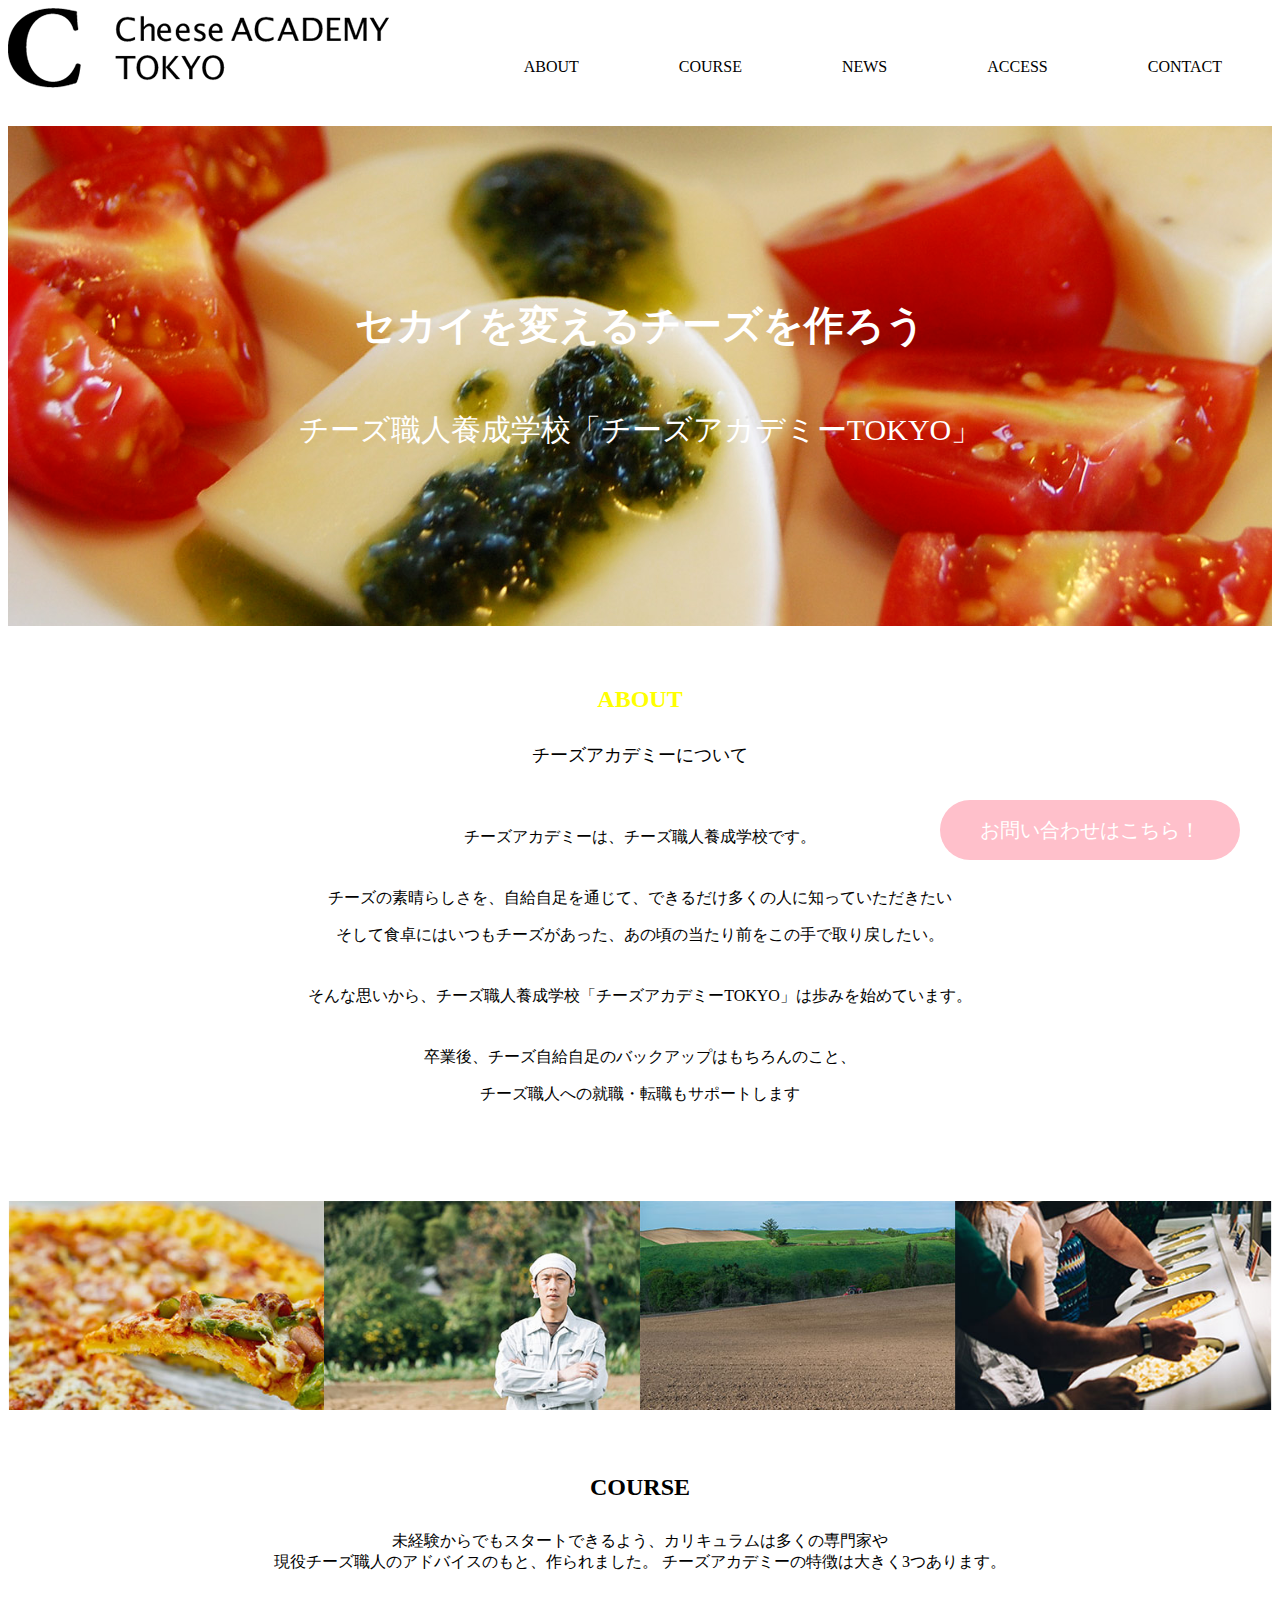
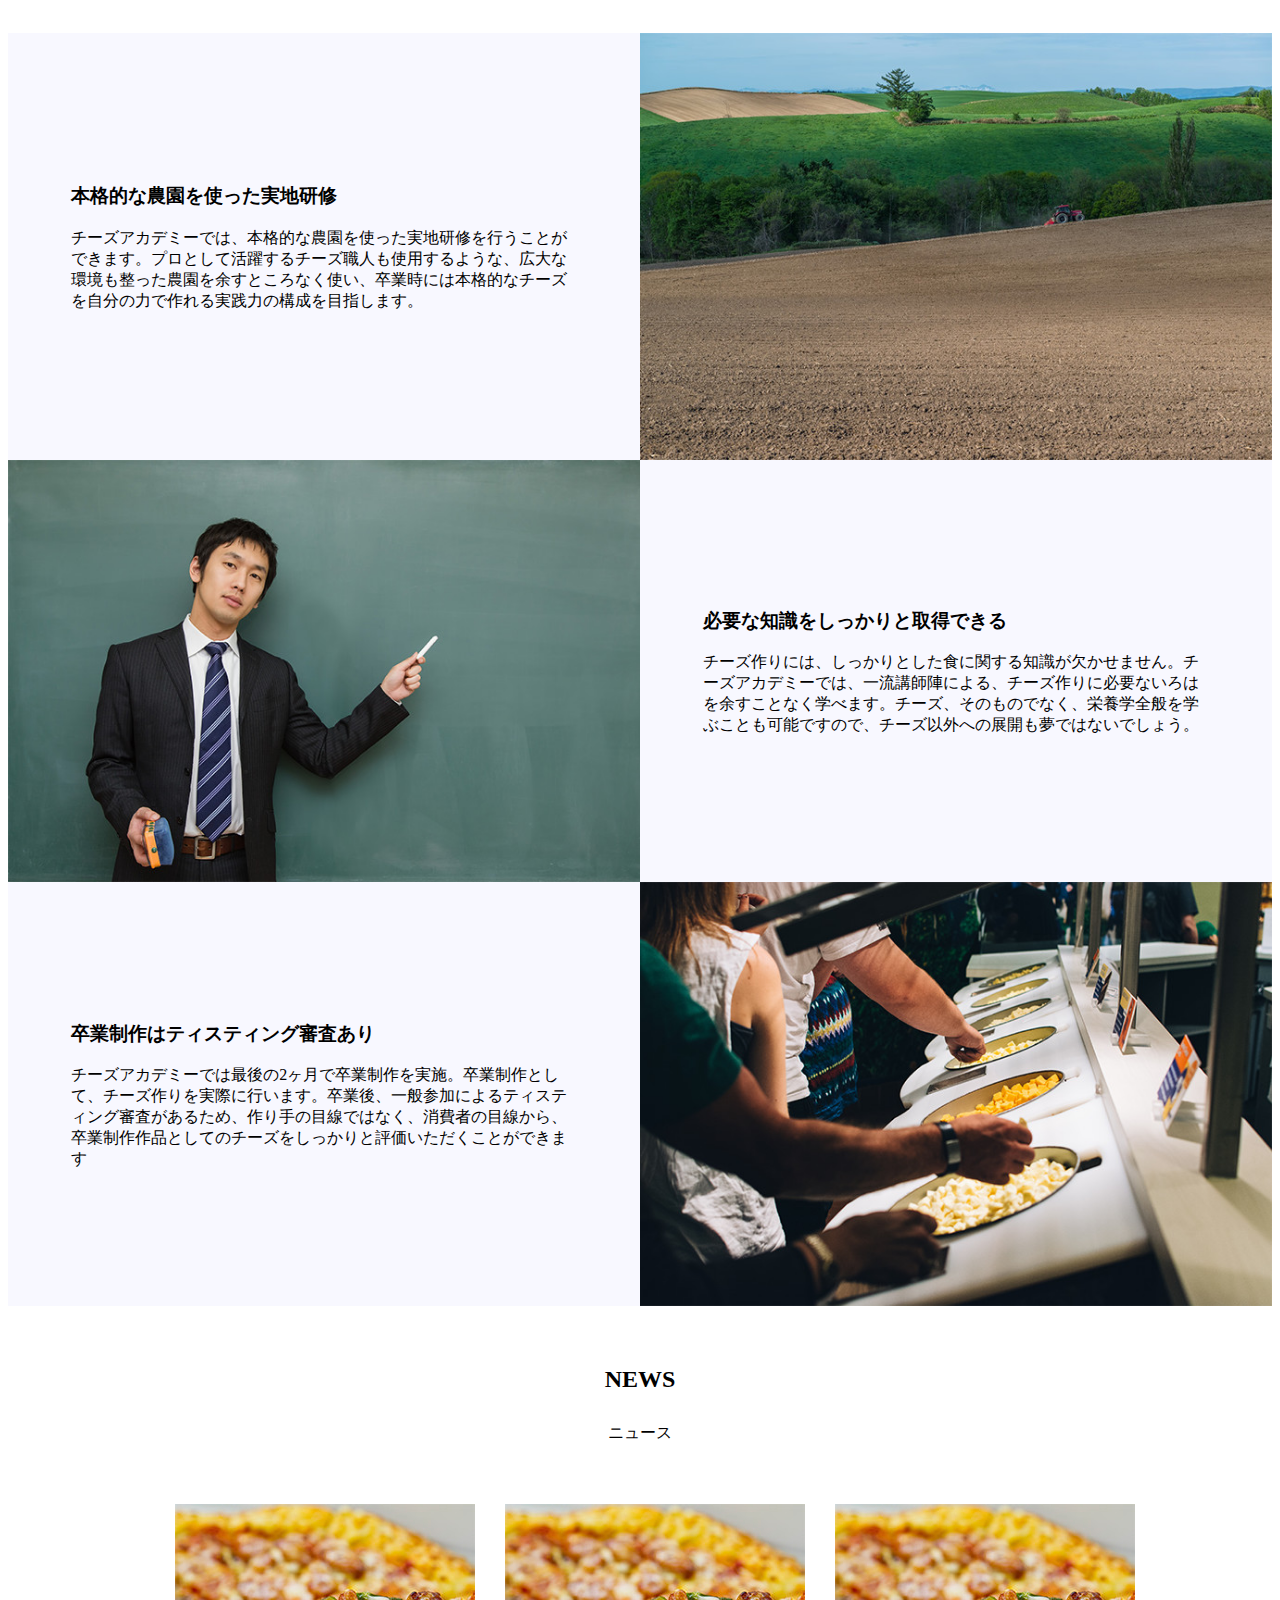
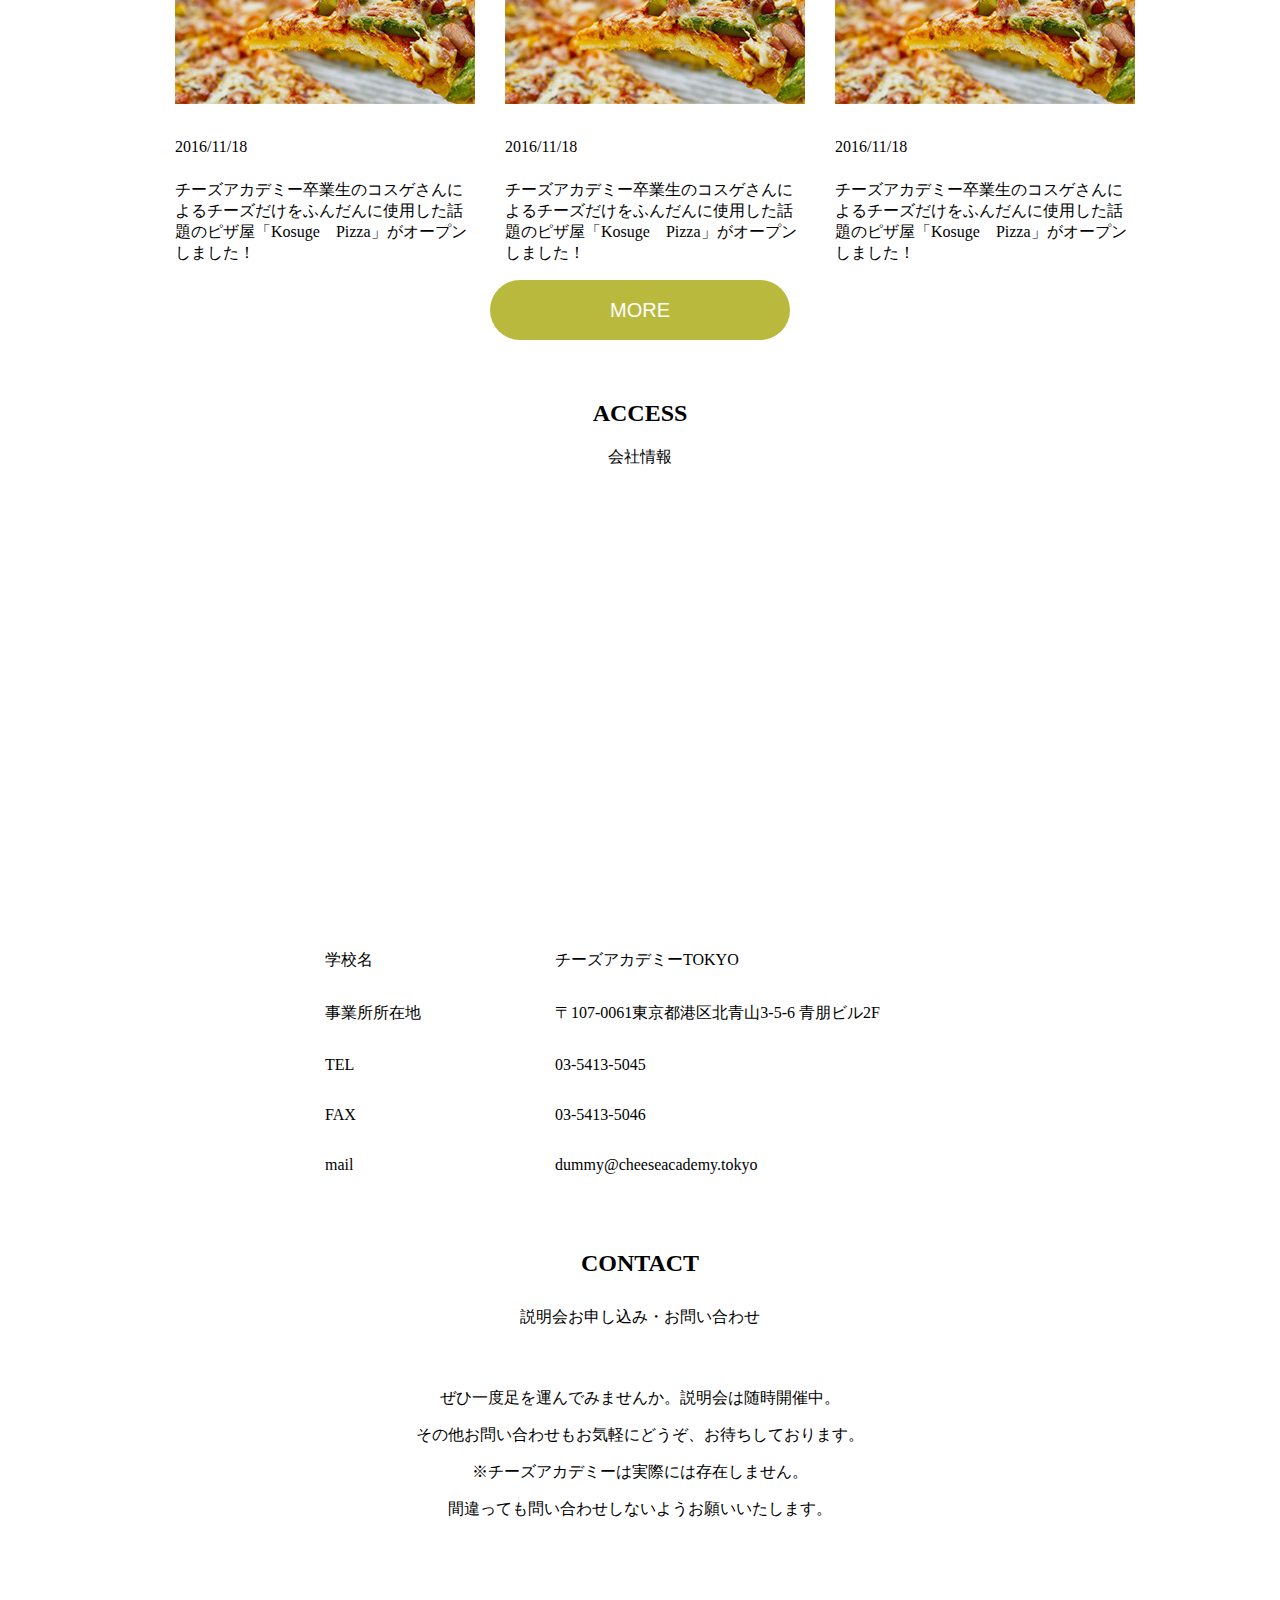
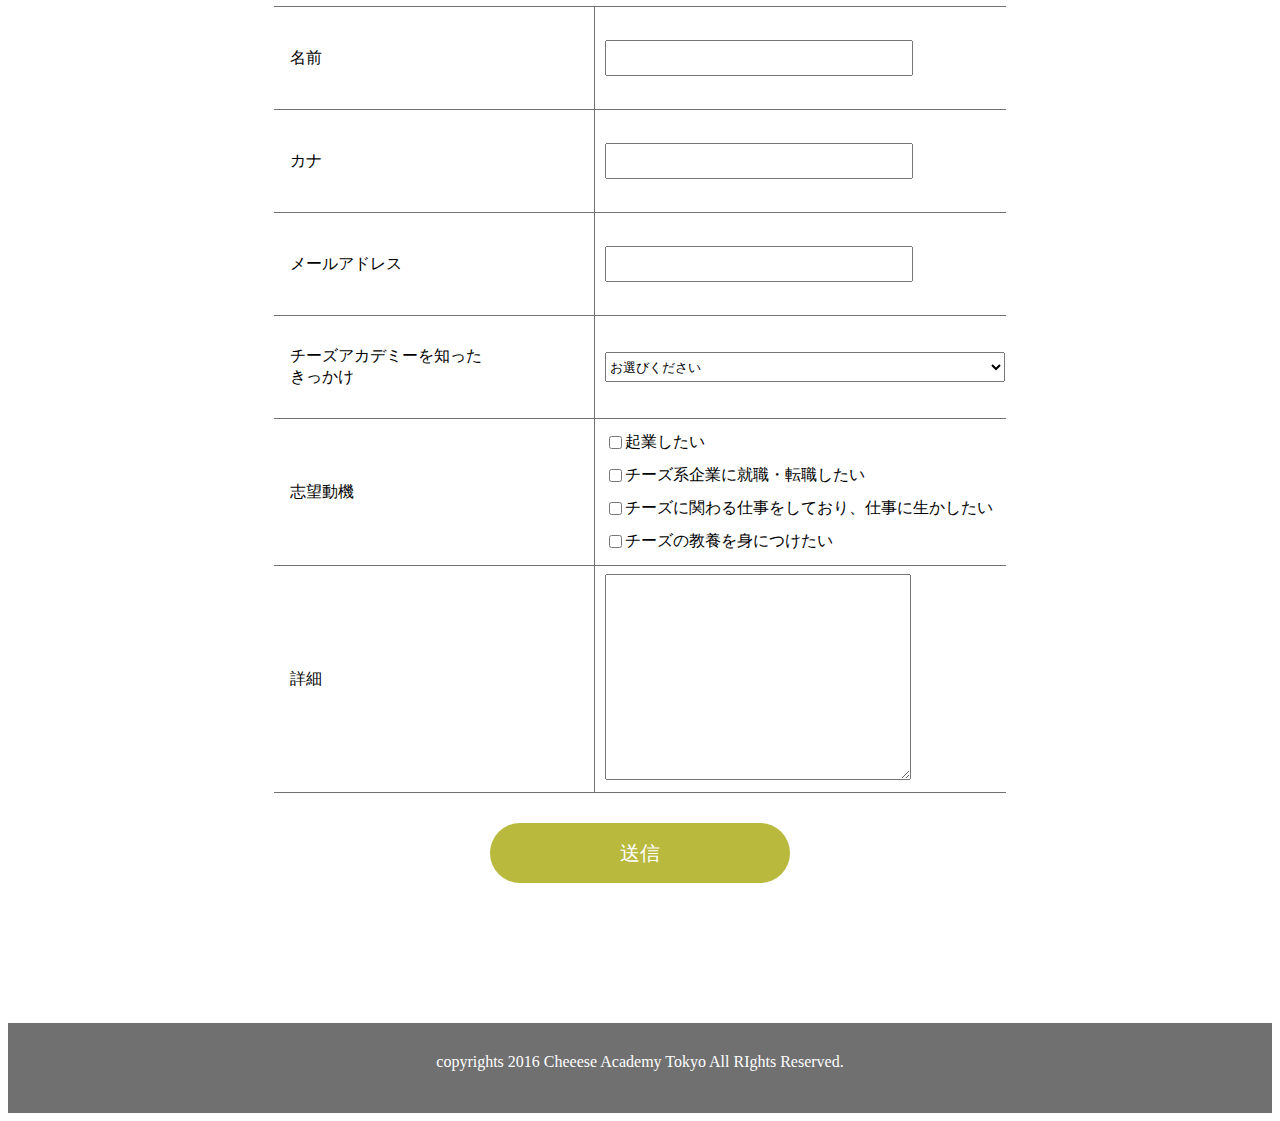
<file: index.html>
<!DOCTYPE html>
<html lang="ja">
<!-- 最初の設定は終わっています　必要な方は触ってください -->

<head>
  <meta charset="UTF-8">
  <meta name="viewport" content="width=device-width, initial-scale=1.0">
  <meta http-equiv="X-UA-Compatible" content="ie=edge">
  <title>チーズアカデミー</title>
  <meta name="description" content="セカイを変えるチーズを作ろう　チーズ職人養成学校ならチーズアカデミー"
  <link rel="stylesheet" href="css/reset.css">
  <link rel="stylesheet" href="css/style.css">
</head>
<!-- 最初の設定は終わっています　必要な方は触ってください -->

<body>
  <!-- この中に記述していく -->
  <!-- ここから下にコードを書く -->
   <div class="contents">
    <img src="./img/header_logo.png" alt="チーズアカデミーのロゴ">
  <div class="header">
    <a href="#about">ABOUT</a>
    <a href="#course">COURSE</a>
    <a href="#news">NEWS</a>
    <a href="#access">ACCESS</a>
    <a href="#contact">CONTACT</a>
    
  </div>

  <div class="top">
    <h1>セカイを変えるチーズを作ろう</h1>
    <p>チーズ職人養成学校「チーズアカデミーTOKYO」</p>
  </div>

  
  <div class="about">
    <h2 id="about">ABOUT</h2>
    <p class="academy">チーズアカデミーについて</p>
  
    <p class="setsumei">チーズアカデミーは、チーズ職人養成学校です。</p>
    
    <div class="setsumei_danraku">
      <p>チーズの素晴らしさを、自給自足を通じて、できるだけ多くの人に知っていただきたい</p>
      <p>そして食卓にはいつもチーズがあった、あの頃の当たり前をこの手で取り戻したい。</p>  
    </div>
    
    <div class="setsumei_danraku">
      <p>そんな思いから、チーズ職人養成学校「チーズアカデミーTOKYO」は歩みを始めています。</p>
    </div>
    
  <div class="setsumei_danraku">
    <p>卒業後、チーズ自給自足のバックアップはもちろんのこと、</p>
    <p>チーズ職人への就職・転職もサポートします</p>
  </div> 
  
    <img src="./img/about_images.png" alt="チーズ職人の魅力について" class="img_port">
  
  </div>
  
  <div class="course">
    <h2 id="course">COURSE</h2>
    <p class="course_p">未経験からでもスタートできるよう、カリキュラムは多くの専門家や <br>
      現役チーズ職人のアドバイスのもと、作られました。
      チーズアカデミーの特徴は大きく3つあります。
    </p>
  </div>

  
  <div class="COURSEbox1">
    <div class="COURSE_text1">
      <div id="COURSE_text1">
        <h3>本格的な農園を使った実地研修</h3>
        <p>チーズアカデミーでは、本格的な農園を使った実地研修を行うことができます。プロとして活躍するチーズ職人も使用するような、広大な環境も整った農園を余すところなく使い、卒業時には本格的なチーズを自分の力で作れる実践力の構成を目指します。</p> 
      </div>
          </div>
    <div class="COURSE_Img1">
      <img src="./img/course_01.jpg" alt="チーズ農園" class="COURSE_img1">
    </div>
  </div>

  <div class="COURSEbox2">
    <div class="COURSE_Img2">
      <img src="./img/course_02.jpg" alt="チーズ農園" class="COURSE_img2">
    </div>
    <div class="COURSE_text2">
      <div id="COURSE_text2">
        <h3>必要な知識をしっかりと取得できる</h3>
        <p>チーズ作りには、しっかりとした食に関する知識が欠かせません。チーズアカデミーでは、一流講師陣による、チーズ作りに必要ないろはを余すことなく学べます。チーズ、そのものでなく、栄養学全般を学ぶことも可能ですので、チーズ以外への展開も夢ではないでしょう。</p> 
      </div>
          </div>
  </div>

  <div class="COURSEbox3">
    <div class="COURSE_text3">
      <div id="COURSE_text3">
        <h3>卒業制作はティスティング審査あり</h3>
        <p>チーズアカデミーでは最後の2ヶ月で卒業制作を実施。卒業制作として、チーズ作りを実際に行います。卒業後、一般参加によるティスティング審査があるため、作り手の目線ではなく、消費者の目線から、卒業制作作品としてのチーズをしっかりと評価いただくことができます</p>   
      </div>
    </div>
    <div class="COURSE_Img3">
      <img src="./img/course_03.jpg" alt="チーズ農園" class="COURSE_img3">
    </div>
  </div>

  
  <div class="news">
    <h2 id="news">NEWS</h2>
    <p id="news_text">ニュース</p>  
  </div>
  
  <div class="article">
      <div class="article1">
        <img src="./img/news_img.jpg" alt="チーズアカデミーのニュース">
        <p class="day">2016/11/18</p>
        <p class="news_text">チーズアカデミー卒業生のコスゲさんによるチーズだけをふんだんに使用した話題のピザ屋「Kosuge　Pizza」がオープンしました！</p>
      </div>
    
      <div class="article1">
        <img src="./img/news_img.jpg" alt="チーズアカデミーのニュース">
        <p class="day">2016/11/18</p>
        <p class="news_text">チーズアカデミー卒業生のコスゲさんによるチーズだけをふんだんに使用した話題のピザ屋「Kosuge　Pizza」がオープンしました！</p>
      </div>
    
      <div class="article1">
        <img src="./img/news_img.jpg" alt="チーズアカデミーのニュース">
        <p class="day">2016/11/18</p>
        <p class="news_text">チーズアカデミー卒業生のコスゲさんによるチーズだけをふんだんに使用した話題のピザ屋「Kosuge　Pizza」がオープンしました！</p>
    </div>
  </div>

  <button class="more">MORE</button>
  
  

<div class="access">
  <h2 id="access">ACCESS</h2>
  <p>会社情報</p> 
  
  <iframe src="https://www.google.com/maps/embed?pb=!1m18!1m12!1m3!1d3241.311477495293!2d139.70042197578718!3d35.66933177259112!2m3!1f0!2f0!3f0!3m2!1i1024!2i768!4f13.1!3m3!1m2!1s0x60188c9fa9e2e881%3A0x35396adb5ba7ce03!2z44K444O844K644Ki44Kr44OH44Of44O85p2x5Lqs!5e0!3m2!1sja!2sjp!4v1745723081379!5m2!1sja!2sjp" width="600" height="450" style="border:0;" allowfullscreen="" loading="lazy" referrerpolicy="no-referrer-when-downgrade" class="map"></iframe>
  
  <div class="companyinformation">
    <div class="companyinformationcontent">
      <div class="schoolname">
        <p class="info">学校名</p>
        <p class="anser">チーズアカデミーTOKYO</p>
      </div>
      <div class="adress">
        <p class="info">事業所所在地</p>
        <p class="anser">〒107-0061東京都港区北青山3-5-6 青朋ビル2F</p>
      </div>
      <div class="tel">
        <p class="info">TEL</p>
        <p class="anser">03-5413-5045</p>
      </div>
      <div class="fax">
        <p class="info">FAX</p>
        <p class="anser">03-5413-5046</p>
      </div>
      <div class="mail">
        <p class="info">mail</p>
        <p class="anser">dummy@cheeseacademy.tokyo</p>
      </div>
    </div>
  </div>
</div>

<div class="contact">
  <h2 id="contact">CONTACT</h2>
  <p class="contacttitle">説明会お申し込み・お問い合わせ</p>
  
  <p class="contacttext1">ぜひ一度足を運んでみませんか。説明会は随時開催中。</p>
  <p>その他お問い合わせもお気軽にどうぞ、お待ちしております。</p>
  
  <p>※チーズアカデミーは実際には存在しません。</p>
  <p>間違っても問い合わせしないようお願いいたします。</p>
</div>


<div class="contact write">

  <table border="1">
    <tr> <td class="formtitle">名前</td>
    <td class="formtext"><input type="text" class="textform"></td>
    </tr>
    <tr>
      <td class="formtitle">カナ</td>
      <td class="formtext"><input type="text" class="textform"></td>  
    </tr>
    <tr>
      <td class="formtitle">メールアドレス</td>
      <td class="formtext"><input type="text" class="textform"></td>
    </tr>
    <tr>
      <td class="formtitle">チーズアカデミーを知った<br>きっかけ</td>
      <td class="formtext">
        <select name="kikkake" class="formsize">
          <option value="sentakushi">お選びください</option>
          <option value="googlekensaku">google検索</option>
          <option value="SNS">SNS</option>
          <option value="shokai">紹介</option>
          <option value="tamatama">たまたま通りかかった</option>
          <option value="sonota">その他</option>    
      </td>
    </tr>
    <tr>
      <td class="formtitle">志望動機</td>
      <div class="formtext">
        <td class="options">
          <div class="optiontext">
            <input type="checkbox">
            <label for="kigyo">起業したい</label>
          </div>
          <div class="optiontext">
            <input type="checkbox">
            <label for="syuutensyoku">チーズ系企業に就職・転職したい</label>
          </div>
          <div class="optiontext">
            <input type="checkbox">
            <label for="syuutensyoku">チーズに関わる仕事をしており、仕事に生かしたい</label>
          </div>
          <div class="optiontext">
            <input type="checkbox">
            <label for="syuutensyoku">チーズの教養を身につけたい</label>  
          </div>
        </tr>
      </div>
      
    <tr>
      <td class="formtitle">詳細</td>
      <td class="formtext"><textarea name="detail" rows="5" cols="50" class="formtextarea"></textarea></td>  
    </tr>
    
  </table>
  
  
  <button>送信</button>
</div>


<a href="#contact" class="follow">お問い合わせはこちら！</a>

<div class="footer">
<p class="footertext"> copyrights 2016 Cheeese Academy Tokyo All RIghts Reserved.</p>
</div>

  <!-- ここから上にコードを書く -->
  <!-- この中に記述していく -->
  <script src="https://code.jquery.com/jquery-3.2.1.min.js"></script>
  <script src="js/main.js"></script>
</div>
</body>

</html>
</file>
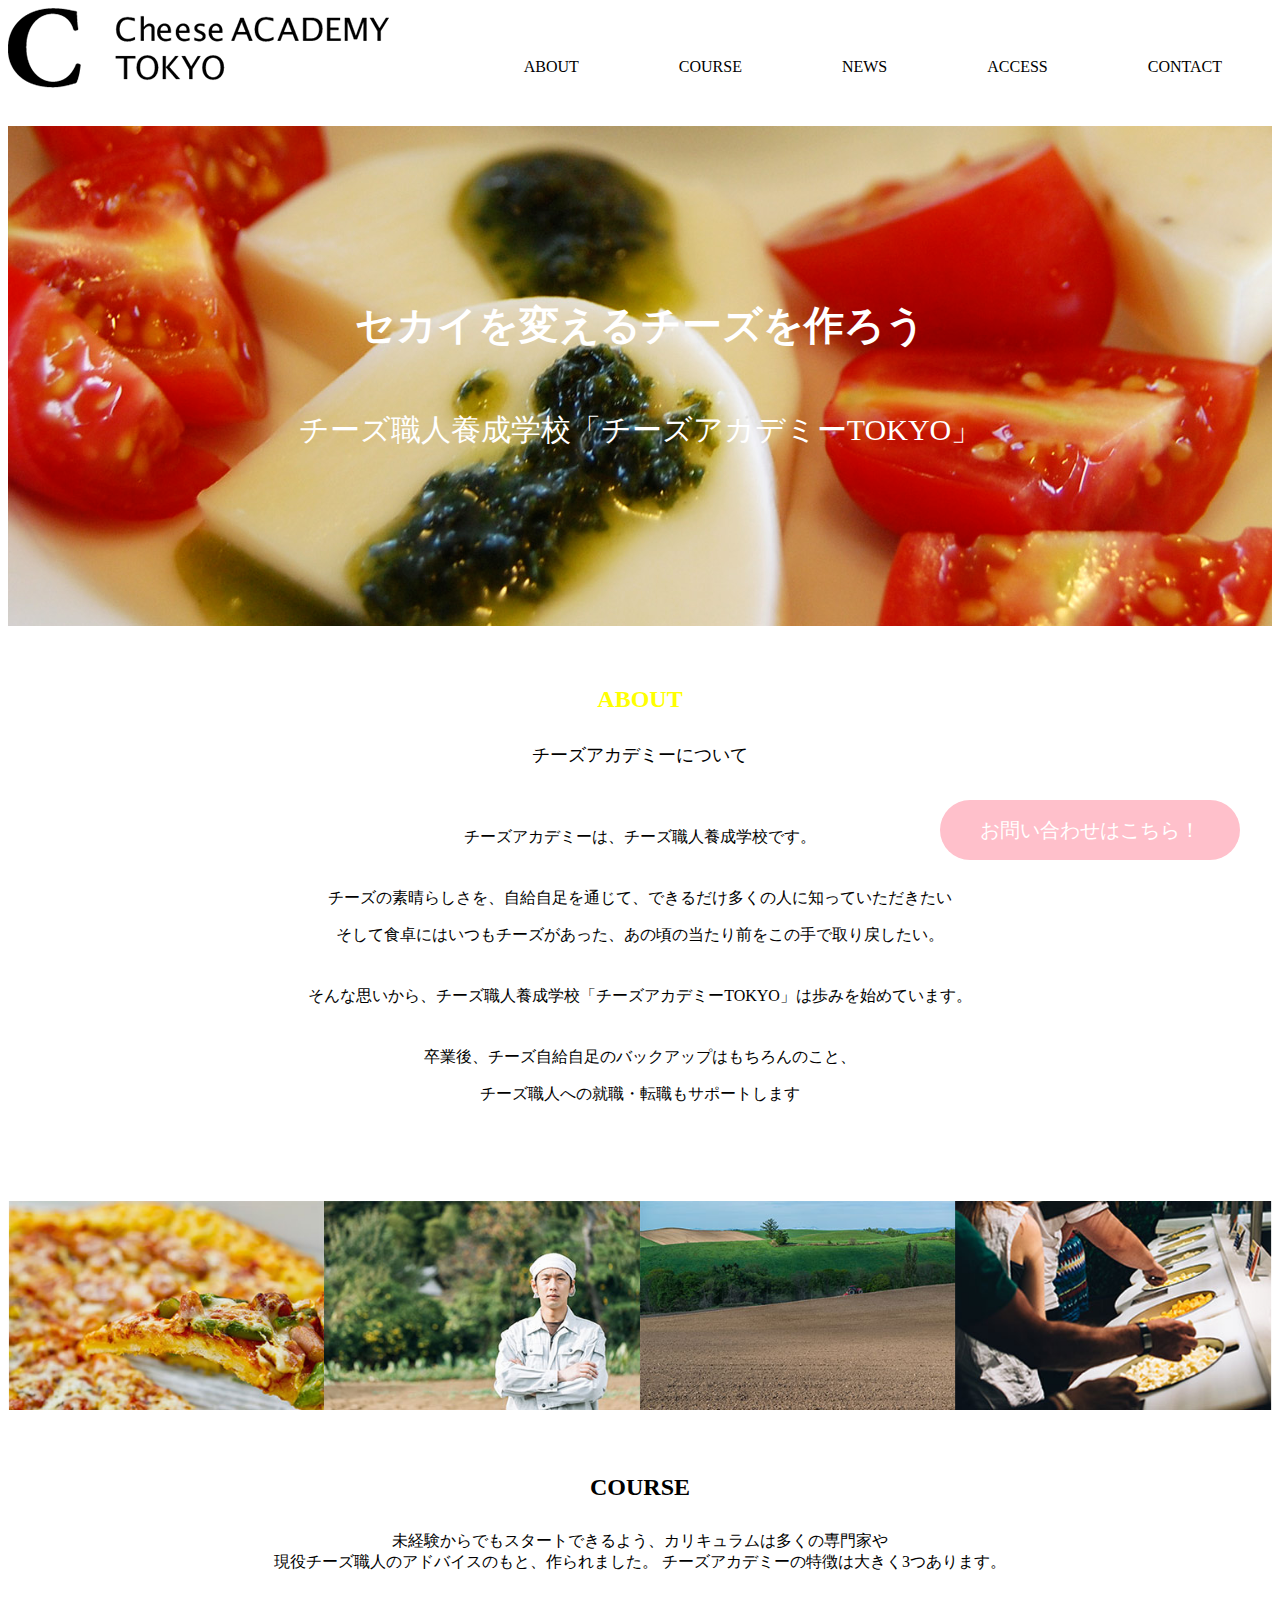
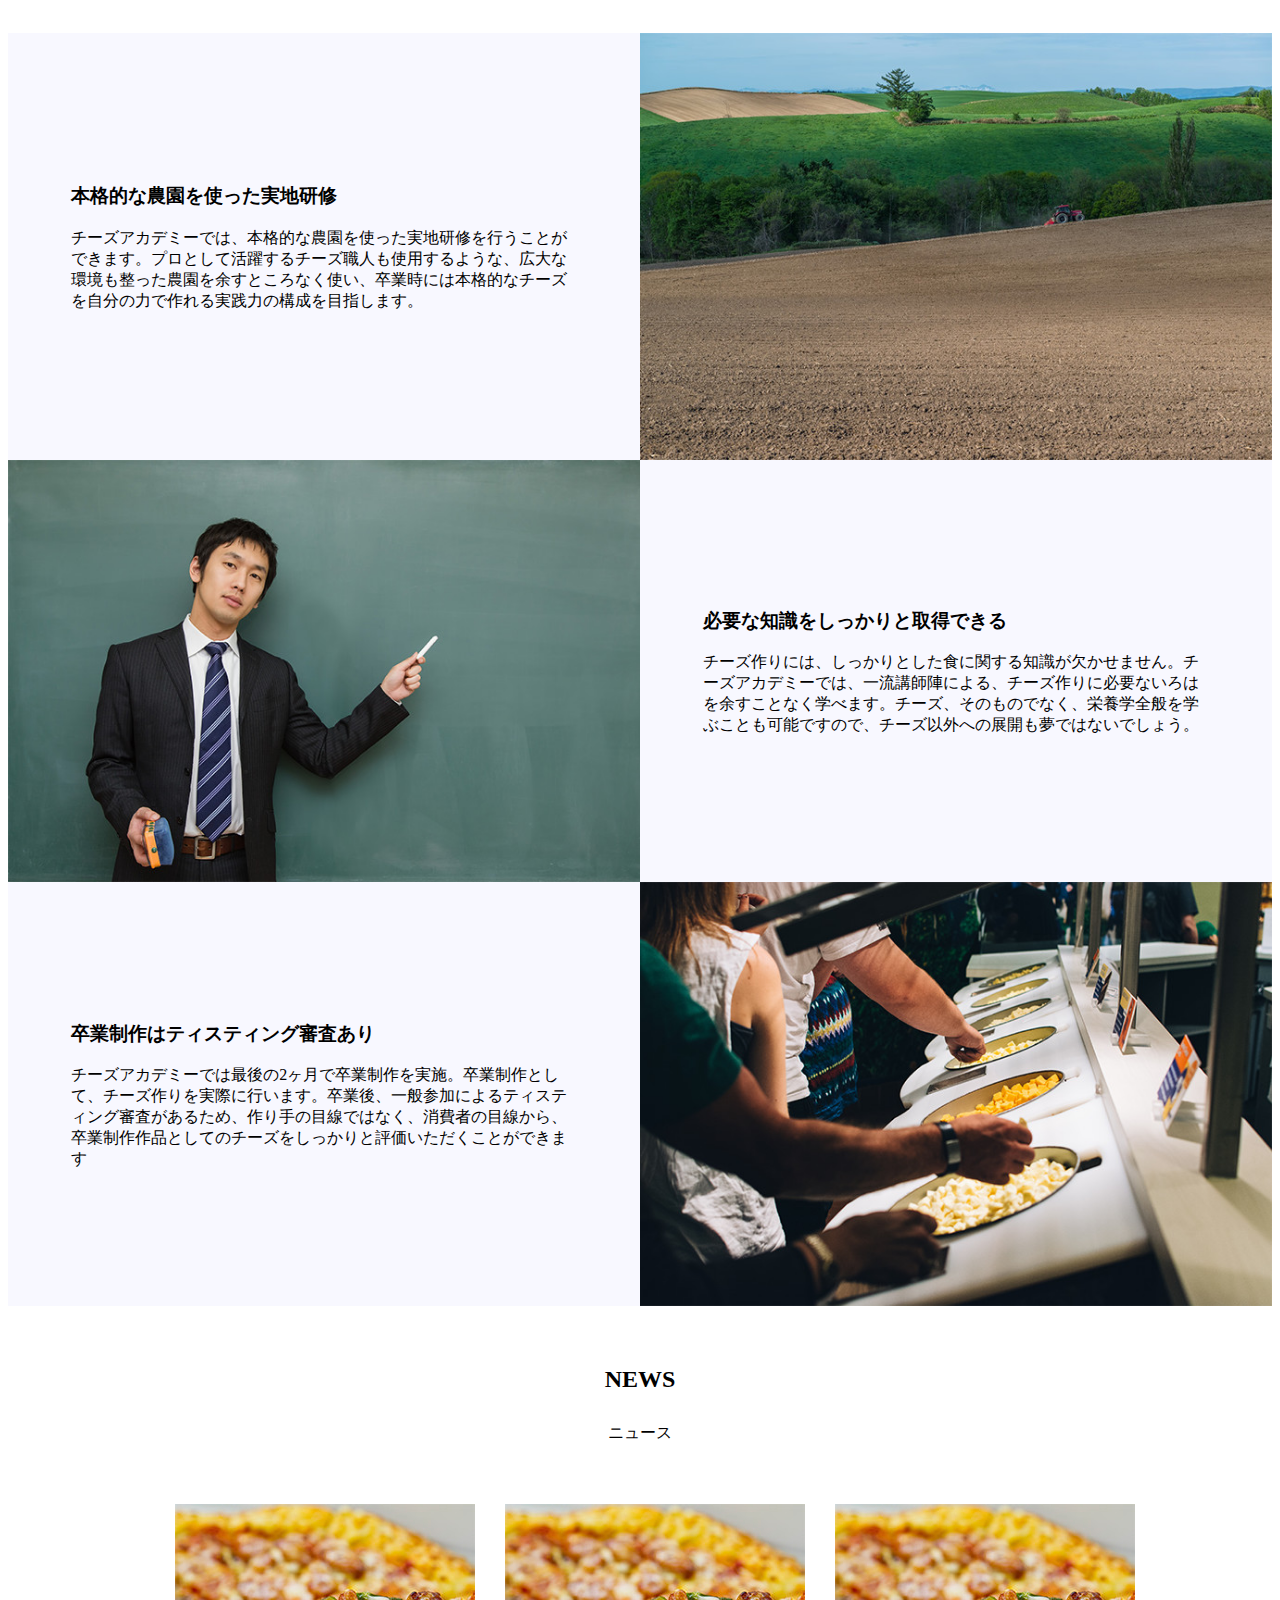
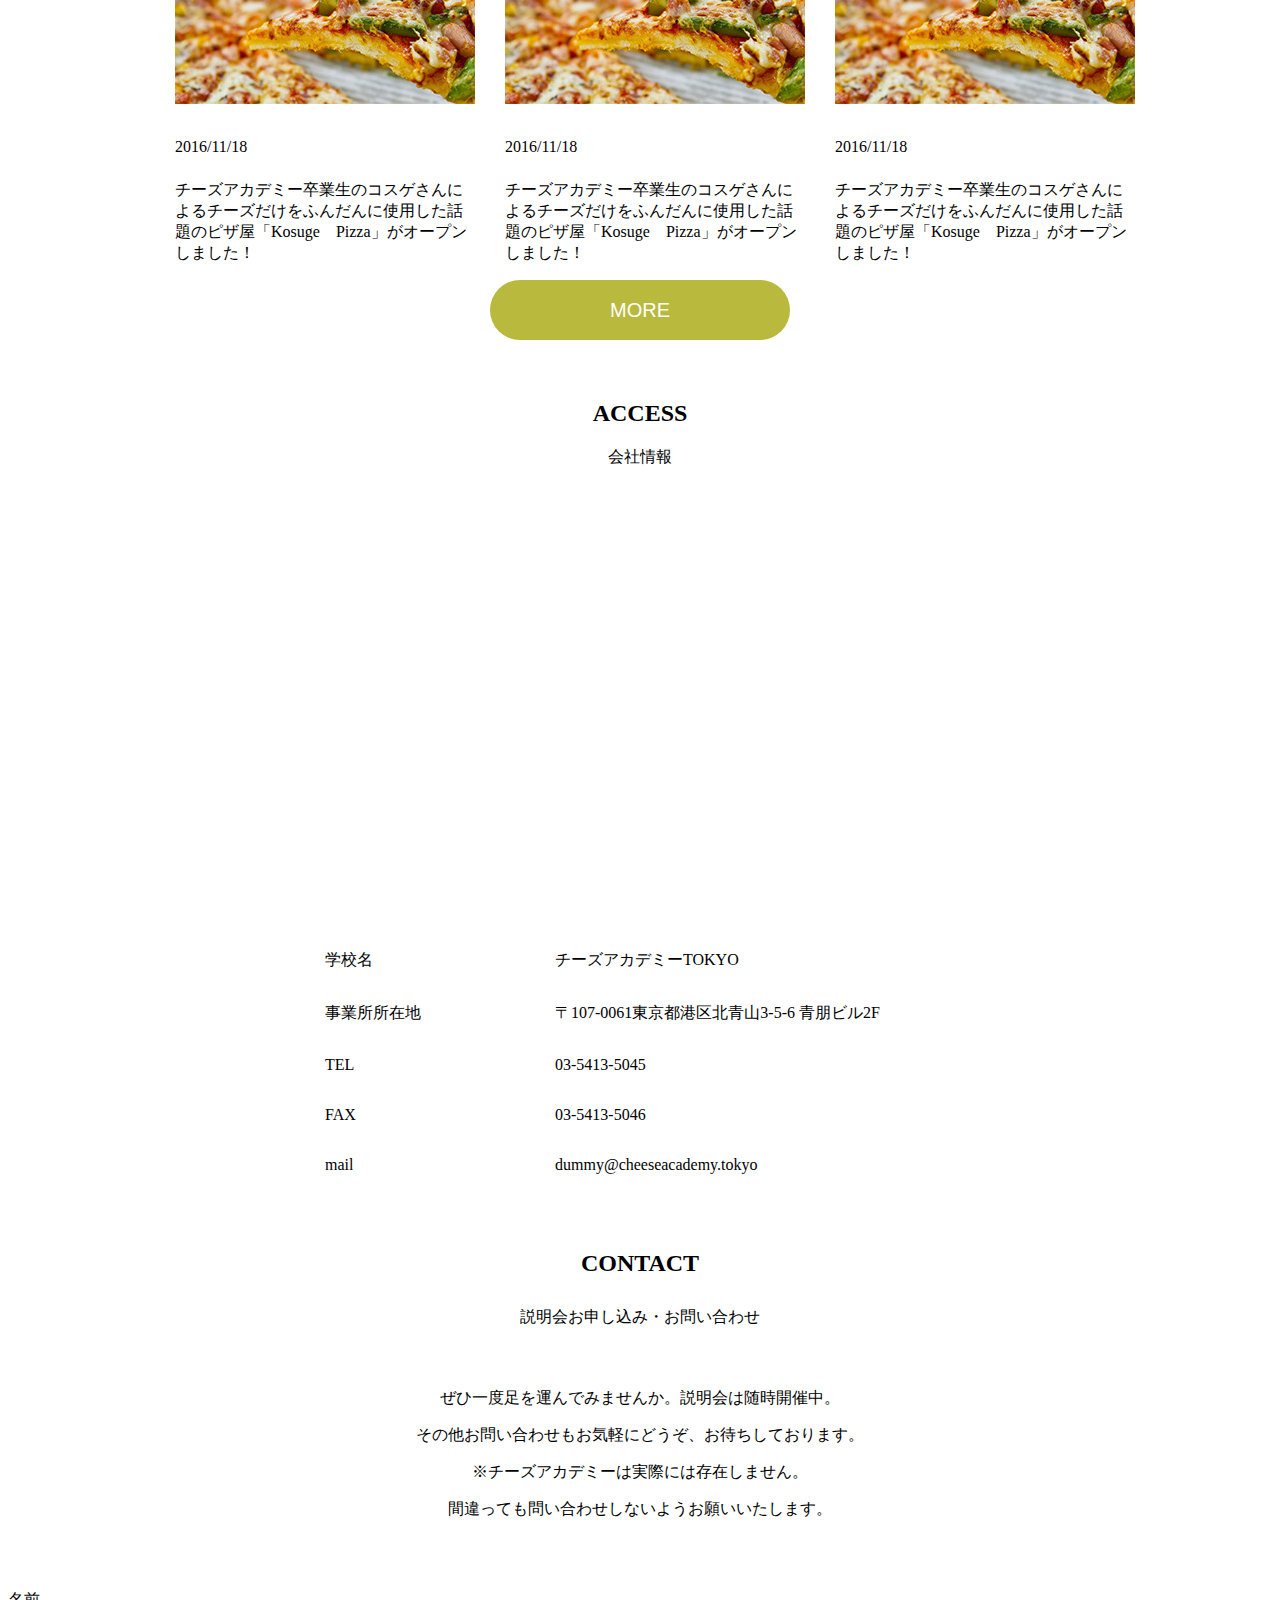
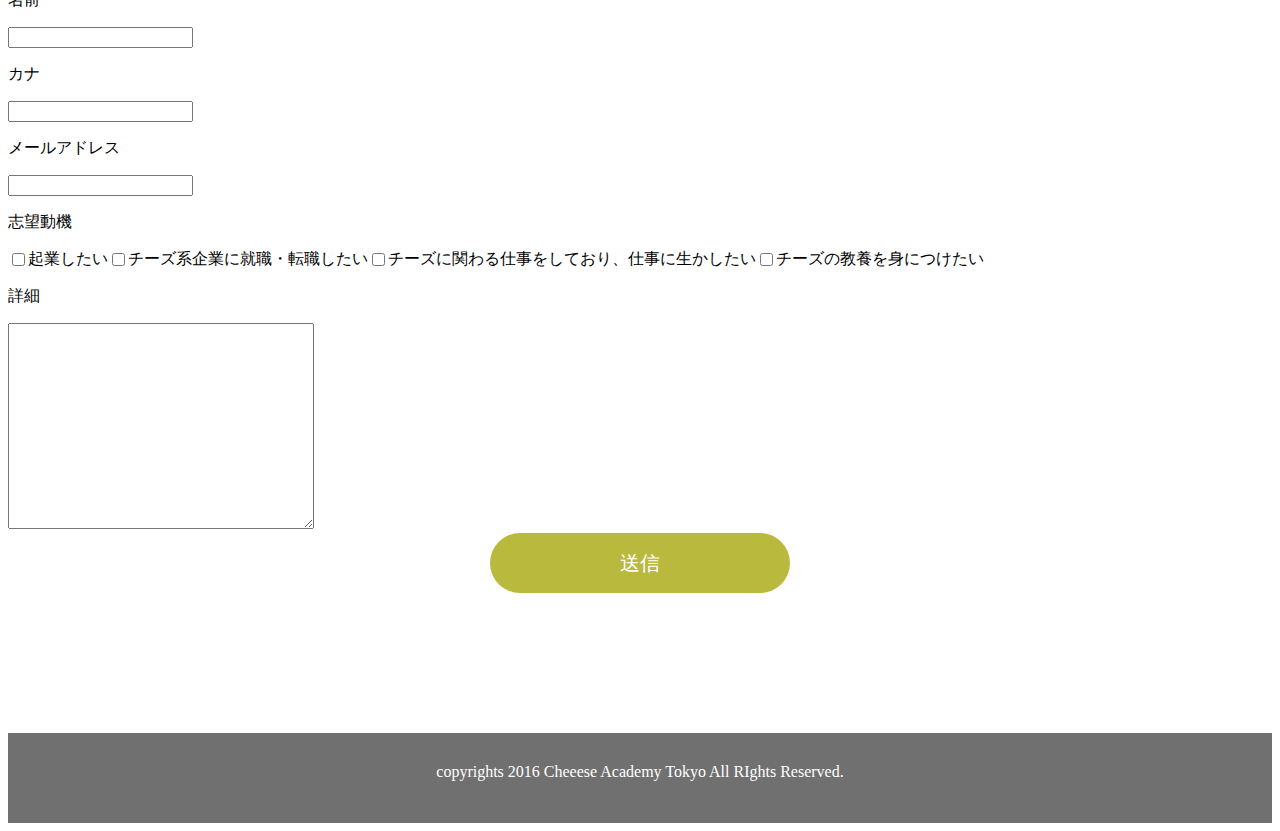
<file: index_2.html>
<!DOCTYPE html>
<html lang="ja">
<!-- 最初の設定は終わっています　必要な方は触ってください -->

<head>
  <meta charset="UTF-8">
  <meta name="viewport" content="width=device-width, initial-scale=1.0">
  <meta http-equiv="X-UA-Compatible" content="ie=edge">
  <title>チーズアカデミー</title>
  <meta name="description" content="セカイを変えるチーズを作ろう　チーズ職人養成学校ならチーズアカデミー"
  <link rel="stylesheet" href="css/reset.css">
  <link rel="stylesheet" href="css/style.css">
</head>
<!-- 最初の設定は終わっています　必要な方は触ってください -->

<body>
  <!-- この中に記述していく -->
  <!-- ここから下にコードを書く -->
   <div class="contents">
    <img src="./img/header_logo.png" alt="チーズアカデミーのロゴ">
  <div class="header">
    <a href="#about">ABOUT</a>
    <a href="#course">COURSE</a>
    <a href="#news">NEWS</a>
    <a href="#access">ACCESS</a>
    <a href="#contact">CONTACT</a>
    
  </div>

  <div class="top">
    <h1>セカイを変えるチーズを作ろう</h1>
    <p>チーズ職人養成学校「チーズアカデミーTOKYO」</p>
  </div>

  
  <div class="about">
    <h2 id="about">ABOUT</h2>
    <p class="academy">チーズアカデミーについて</p>
  
    <p class="setsumei">チーズアカデミーは、チーズ職人養成学校です。</p>
    
    <div class="setsumei_danraku">
      <p>チーズの素晴らしさを、自給自足を通じて、できるだけ多くの人に知っていただきたい</p>
      <p>そして食卓にはいつもチーズがあった、あの頃の当たり前をこの手で取り戻したい。</p>  
    </div>
    
    <div class="setsumei_danraku">
      <p>そんな思いから、チーズ職人養成学校「チーズアカデミーTOKYO」は歩みを始めています。</p>
    </div>
    
  <div class="setsumei_danraku">
    <p>卒業後、チーズ自給自足のバックアップはもちろんのこと、</p>
    <p>チーズ職人への就職・転職もサポートします</p>
  </div> 
  
    <img src="./img/about_images.png" alt="チーズ職人の魅力について" class="img_port">
  
  </div>
  
  <div class="course">
    <h2 id="course">COURSE</h2>
    <p class="course_p">未経験からでもスタートできるよう、カリキュラムは多くの専門家や <br>
      現役チーズ職人のアドバイスのもと、作られました。
      チーズアカデミーの特徴は大きく3つあります。
    </p>
  </div>

  
  <div class="COURSEbox1">
    <div class="COURSE_text1">
      <div id="COURSE_text1">
        <h3>本格的な農園を使った実地研修</h3>
        <p>チーズアカデミーでは、本格的な農園を使った実地研修を行うことができます。プロとして活躍するチーズ職人も使用するような、広大な環境も整った農園を余すところなく使い、卒業時には本格的なチーズを自分の力で作れる実践力の構成を目指します。</p> 
      </div>
          </div>
    <div class="COURSE_Img1">
      <img src="./img/course_01.jpg" alt="チーズ農園" class="COURSE_img1">
    </div>
  </div>

  <div class="COURSEbox2">
    <div class="COURSE_Img2">
      <img src="./img/course_02.jpg" alt="チーズ農園" class="COURSE_img2">
    </div>
    <div class="COURSE_text2">
      <div id="COURSE_text2">
        <h3>必要な知識をしっかりと取得できる</h3>
        <p>チーズ作りには、しっかりとした食に関する知識が欠かせません。チーズアカデミーでは、一流講師陣による、チーズ作りに必要ないろはを余すことなく学べます。チーズ、そのものでなく、栄養学全般を学ぶことも可能ですので、チーズ以外への展開も夢ではないでしょう。</p> 
      </div>
          </div>
  </div>

  <div class="COURSEbox3">
    <div class="COURSE_text3">
      <div id="COURSE_text3">
        <h3>卒業制作はティスティング審査あり</h3>
        <p>チーズアカデミーでは最後の2ヶ月で卒業制作を実施。卒業制作として、チーズ作りを実際に行います。卒業後、一般参加によるティスティング審査があるため、作り手の目線ではなく、消費者の目線から、卒業制作作品としてのチーズをしっかりと評価いただくことができます</p>   
      </div>
    </div>
    <div class="COURSE_Img3">
      <img src="./img/course_03.jpg" alt="チーズ農園" class="COURSE_img3">
    </div>
  </div>

  
  <div class="news">
    <h2 id="news">NEWS</h2>
    <p id="news_text">ニュース</p>  
  </div>
  
  <div class="article">
      <div class="article1">
        <img src="./img/news_img.jpg" alt="チーズアカデミーのニュース">
        <p class="day">2016/11/18</p>
        <p class="news_text">チーズアカデミー卒業生のコスゲさんによるチーズだけをふんだんに使用した話題のピザ屋「Kosuge　Pizza」がオープンしました！</p>
      </div>
    
      <div class="article1">
        <img src="./img/news_img.jpg" alt="チーズアカデミーのニュース">
        <p class="day">2016/11/18</p>
        <p class="news_text">チーズアカデミー卒業生のコスゲさんによるチーズだけをふんだんに使用した話題のピザ屋「Kosuge　Pizza」がオープンしました！</p>
      </div>
    
      <div class="article1">
        <img src="./img/news_img.jpg" alt="チーズアカデミーのニュース">
        <p class="day">2016/11/18</p>
        <p class="news_text">チーズアカデミー卒業生のコスゲさんによるチーズだけをふんだんに使用した話題のピザ屋「Kosuge　Pizza」がオープンしました！</p>
    </div>
  </div>

  <button class="more">MORE</button>
  
  

<div class="access">
  <h2 id="access">ACCESS</h2>
  <p>会社情報</p> 
  
  <iframe src="https://www.google.com/maps/embed?pb=!1m18!1m12!1m3!1d3241.311477495293!2d139.70042197578718!3d35.66933177259112!2m3!1f0!2f0!3f0!3m2!1i1024!2i768!4f13.1!3m3!1m2!1s0x60188c9fa9e2e881%3A0x35396adb5ba7ce03!2z44K444O844K644Ki44Kr44OH44Of44O85p2x5Lqs!5e0!3m2!1sja!2sjp!4v1745723081379!5m2!1sja!2sjp" width="600" height="450" style="border:0;" allowfullscreen="" loading="lazy" referrerpolicy="no-referrer-when-downgrade" class="map"></iframe>
  
  <div class="companyinformation">
    <div class="companyinformationcontent">
      <div class="schoolname">
        <p class="info">学校名</p>
        <p class="anser">チーズアカデミーTOKYO</p>
      </div>
      <div class="adress">
        <p class="info">事業所所在地</p>
        <p class="anser">〒107-0061東京都港区北青山3-5-6 青朋ビル2F</p>
      </div>
      <div class="tel">
        <p class="info">TEL</p>
        <p class="anser">03-5413-5045</p>
      </div>
      <div class="fax">
        <p class="info">FAX</p>
        <p class="anser">03-5413-5046</p>
      </div>
      <div class="mail">
        <p class="info">mail</p>
        <p class="anser">dummy@cheeseacademy.tokyo</p>
      </div>
    </div>
  </div>
</div>

<div class="contact">
  <h2 id="contact">CONTACT</h2>
  <p class="contacttitle">説明会お申し込み・お問い合わせ</p>
  
  <p class="contacttext1">ぜひ一度足を運んでみませんか。説明会は随時開催中。</p>
  <p>その他お問い合わせもお気軽にどうぞ、お待ちしております。</p>
  
  <p>※チーズアカデミーは実際には存在しません。</p>
  <p>間違っても問い合わせしないようお願いいたします。</p>
</div>


<!-- <div class="contact write">

  <table border="1">
    <tr> <td class="formtitle">名前</td>
    <td class="formtext"><input type="text" class="textform"></td>
    </tr>
    <tr>
      <td class="formtitle">カナ</td>
      <td class="formtext"><input type="text" class="textform"></td>  
    </tr>
    <tr>
      <td class="formtitle">メールアドレス</td>
      <td class="formtext"><input type="text" class="textform"></td>
    </tr>
    <tr>
      <td class="formtitle">チーズアカデミーを知った<br>きっかけ</td>
      <td class="formtext">
        <select name="kikkake" class="formsize">
          <option value="sentakushi">お選びください</option>
          <option value="googlekensaku">google検索</option>
          <option value="SNS">SNS</option>
          <option value="shokai">紹介</option>
          <option value="tamatama">たまたま通りかかった</option>
          <option value="sonota">その他</option>    
      </td>
    </tr>
    <tr>
      <td class="formtitle">志望動機</td>
      <div class="formtext">
        <td class="options">
          <div class="optiontext">
            <input type="checkbox">
            <label for="kigyo">起業したい</label>
          </div>
          <div class="optiontext">
            <input type="checkbox">
            <label for="syuutensyoku">チーズ系企業に就職・転職したい</label>
          </div>
          <div class="optiontext">
            <input type="checkbox">
            <label for="syuutensyoku">チーズに関わる仕事をしており、仕事に生かしたい</label>
          </div>
          <div class="optiontext">
            <input type="checkbox">
            <label for="syuutensyoku">チーズの教養を身につけたい</label>  
          </div>
        </tr>
      </div>
      
    <tr>
      <td class="formtitle">詳細</td>
      <td class="formtext"><textarea name="detail" rows="5" cols="50" class="formtextarea"></textarea></td>  
    </tr>
    
  </table> -->
  
  <div class="contactname">
    <p class="contactleft">名前</p>
    <input type="text" class="textright">
  </div>
  <div class="contact2">
    <p class="contactleft">カナ</p>
    <input type="text" class="textright">
  </div>

  <div class="contact3">
    <p class="contactleft">メールアドレス</p>
    <input type="text" class="textright">
  </div>
  <div class="contact4">
    <p class="contactleft">志望動機</p>
    <div class="optiontext">
      <input type="checkbox">
      <label for="kigyo">起業したい</label><br>
      <input type="checkbox">
      <label for="syuutensyoku">チーズ系企業に就職・転職したい</label><br>
      <input type="checkbox">
      <label for="syuutensyoku">チーズに関わる仕事をしており、仕事に生かしたい</label><br>
      <input type="checkbox">
      <label for="syuutensyoku">チーズの教養を身につけたい</label> <br>
    </div>
  </div>
  <div class="contact5">
    <p class="contactleft">詳細</p>
    <textarea name="detail" rows="5" cols="50" class="formtextarea"></textarea>
  </div>
  </div>


  
  <button>送信</button>
</div>


<a href="#contact" class="follow">お問い合わせはこちら！</a> 

<div class="footer">
<p class="footertext"> copyrights 2016 Cheeese Academy Tokyo All RIghts Reserved.</p>
</div>

  <!-- ここから上にコードを書く -->
  <!-- この中に記述していく -->
  <script src="https://code.jquery.com/jquery-3.2.1.min.js"></script>
  <script src="js/main.js"></script>
</div>
</body>

</html>
</file>
<file: css/style.css>
/* ここから下に記載していく */

.header {
    float: right;
    display: flex;
}

.header a {
    margin: 50px;
    color: black;
    text-decoration: none;
}

.top {
    background: url(../img/mainbg.png);
    background-size: cover;
    height: 500px;
    width: 100%;
    display: flex;
    justify-content: center;
    align-items: center;
    flex-direction: column;
}

.top h1 {
    font-size: 40px;
    color: white;
}

.top p { 
    color: white;
    font-size: 30px;
    margin: 30px;
} 

.academy{
    margin-top: 30px;
    font-size: 18px;
}

.setsumei{
    margin-top: 60px;
}

.setsumei_danraku{
    margin-top: 40px;
}

.course{
    margin-top: 60px;
}

.course_p{
    margin-top: 30px;
    margin-bottom: 60px;
}

p{
    font-size: 16px;
}

h2{
    font-size: 24px;
    margin-top: 60px;
}

.about{
    text-align: center;
}

#about{
    color: yellow;
}

.course{
    text-align: center;
}

.COURSEbox1{
    display: flex;
}

.COURSE_text1{
    width: 50%;
    display: flex;
    justify-content: center;
    flex-direction: column;
    background: ghostwhite;
}

#COURSE_text1{
    margin: auto;
    width: 80%;
}

.COURSE_Img1{
    width: 50%;
}

.COURSE_img1{
    width: 100%;
    display: block;
}

.COURSEbox2{
    display: flex;
}

.COURSE_text2{
    width: 50%;
    display: flex;
    justify-content: center;
    flex-direction: column;
    background: ghostwhite;
}

#COURSE_text2{
    margin: auto;
    width: 80%;
}

.COURSE_Img2{
    width: 50%;
}

.COURSE_img2{
    width: 100%;
    display: block;
}

.COURSEbox3{
    display: flex;
}

.COURSE_text3{
    width: 50%;
    display: flex;
    justify-content: center;
    flex-direction: column;
    background: ghostwhite;
}

#COURSE_text3{
    margin: auto;
    width: 80%;
}

.COURSE_Img3{
    width: 50%;
}

.COURSE_img3{
    width: 100%;
    display: block;
}



.img_port{
    width: 100%;
    margin-top: 80px;
}

.news{
    text-align: center;
}

#news{
    margin-top: 60px;
}

#news_text{
    margin-top: 30px;
    margin-bottom: 60px;
}

.article{
    display: flex;
    justify-content: center;
    align-items: center;
}

.article1{
    width: 300px;
    margin-left: 30px;
    overflow: hidden;
}

.article1:hover{
    transform: translateY(-5px);
}

button{
    margin: auto;
    display: block;
    width: 300px;
    height: 60px;
    background: rgb(185, 185, 62);
    font-size: 20px;
    color: white;
    border: none;
    border-radius: 50px;
}

button:hover{
    transform: translateY(-5px);
}

.day{
    margin-top: 30px;
}

.news_text{
    margin-top: 24px;
}

.access{
    text-align: center;
}

iframe{
    width: 100%;
}

.contact{
    text-align: center;
}

.map{
    display: block;
}

/* .companyinformation{
    background: ghostwhite;
    font: 50px;
}

.companyinformationcontent{
    display: flex;
    flex-direction: column;
    justify-content: center;
    align-items: center;
} */

.schoolname{
    display: flex;
    justify-content: center;
}

.adress{
    display: flex;
    justify-content: center;
}

.tel{
    display: flex;
    justify-content: center;
}

.fax{
    display: flex;
    justify-content: center;
}

.mail{
    display: flex;
    justify-content: center;
}

.info{
    margin-right: 30px;
    width: 200px;
    display: flex;
    justify-items: left;
}

.anser{
    width: 400px;
    display: flex;
    justify-items: left;
}

.contact{
    margin-bottom: 70px;
}

.contacttitle{
    margin-top: 30px;
}

.contacttext1{
    margin-top: 60px;
}

table{
    text-align: left;
    border-collapse: collapse;
    border-left: 0px;
    border-right: 0px;
    border-color: #707070;
    margin: auto;
    margin-bottom: 30px;
}

.formtitle{
    width: 240px;
    height: 100px;
    padding-left: 16px;
    padding-right: 64px;
    border-left: none;
}

.formtext{
    padding-bottom: 8px;
    padding-top: 8px;
    border-right: none;
}

.formtextarea{
    height: 200px; 
    width: 300px; 
    font-size: 20px;
}

.formsize{
    height: 30px;
    width: 400px;
}

.options{
    border-right: none;
}

.textform{
    height: 30px; width: 300px; font-size: 20px;
}

/* input type="text" {
    width: 70%;
} */


td{
    padding-left: 10px;
}

.options{
    margin: auto;
}

.optiontext{
    display: flex;
    align-items: center;
    margin-top: 12px;
    margin-bottom: 12px;
}

.follow{
    position: fixed;
    z-index: 999999;
    right: 40px;
    bottom: 40px;
    background-color: pink;
    /* margin: auto; */
    display: block;
    width: 300px;
    height: 60px;
    font-size: 20px;
    color: white;
    border: none;
    border-radius: 50px;
    display: flex;
    align-items: center;
    justify-content: center;
    text-decoration: none;
}


.footer{
    text-align:center ;
    background: #707070;
    color: white;
    font: 30px;
    margin-top: 140px;
    height: 90px;
}

.footertext{
    padding-top: 30px;
    padding-bottom: 30px;
}

@media (max-width: 500px) {
    .header{
        display: flex;
        float: none;
    }
    .header a {
      margin: 2%;
    }

    .top {
        background: url(../img/mainbg.png);
        background-size: cover;
        height: 150px;
        width: 100%;
        display: flex;
        justify-content: center;
        align-items: center;
        flex-direction: column;
    }

    .top h1 {
        font-size: 25px;
        color: white;
    }

    .top p { 
        color: white;
        font-size: 15px;
        margin: 30px;
    } 

    p{
        font-size: 9.5px;
        word-break: keep-all;
        white-space: normal;
    }

    h2{
        font-size: 20px;
        margin-top: 30px;
    }

    .academy{
        margin-top: 10px;
        font-size: 15px;
    }
    
    .setsumei{
        margin-top: 10px;
    }
    
    .setsumei_danraku{
        margin-top: 10px;
    }
    
    .course{
        margin-top: 10px;
    }
    
    .course_p{
        margin-top: 10px;
        margin-bottom: 10px;
    }

    .img_port{
        width: 100%;
        margin-top: 20px;
    }

    .COURSEbox1{
        display: flex;
        flex-direction: column;
        justify-content: center;

    }

    .COURSE_text1{
        width: 100%;
        display: flex;
        justify-content: center;
        flex-direction: column;
        background: ghostwhite;
        order: 1;
    }
    
    #COURSE_text1{
        margin: auto;
        width: 80%;
    }
    
    .COURSE_Img1{
        width: 100%;
        height: 150px;
        overflow: hidden;
        object-fit: cover; 
        object-position: bottom;
    }

    .COURSEbox2{
        display: flex;
        flex-direction: column;
        justify-content: center;

    }

    .COURSE_text2{
        width: 100%;
        display: flex;
        justify-content: center;
        flex-direction: column;
        background: ghostwhite;
        order: 1;
    }
    
    #COURSE_text2{
        margin: auto;
        width: 80%;
    }
    
    .COURSE_Img2{
        width: 100%;
        height: 150px;
        overflow: hidden;
        object-fit: cover; 
        object-position: bottom;
    }


    .COURSEbox3{
        display: flex;
        flex-direction: column;
        justify-content: center;

    }

    .COURSE_text3{
        width: 100%;
        display: flex;
        justify-content: center;
        flex-direction: column;
        background: ghostwhite;
        order: 1;
    }
    
    #COURSE_text3{
        margin: auto;
        width: 80%;
    }
    
    .COURSE_Img3{
        width: 100%;
        height: 150px;
        overflow: hidden;
        object-fit: cover; 
        object-position: bottom;
    }
    
    .news{
        text-align: center;
    }
    
    #news{
        margin-top: 20px;
    }
    
    #news_text{
        margin-top: 10px;
        margin-bottom: 20px;
    }

    button{
        margin: auto;
        display: block;
        width: 150px;
        height: 30px;
        background: rgb(185, 185, 62);
        font-size: 15px;
        color: white;
        border: none;
        border-radius: 50px;
    }

    .news{
        text-align: center;
        margin-bottom: 10px;
    }
    
    #news{
        margin-top: 20px;
    }

    #news_text{
        margin-top: 10px;
    }
    
    .article{
        display: flex;
        flex-direction: column;
        justify-content: center;
        align-items: center;
    }

    .article1{
        width: 80%;
        height: 80%;
        margin: auto;
        overflow: hidden;
    }

    .day{
        margin-top: 10px;
    }
    
    .news_text{
        margin-top: 12px;
    }

    .more{
        margin-top: 20px;
    }

    .map{
        height: 100px;
    }

    

    .schoolname{
        display: flex;
        justify-content: center;
    }

    .adress{
        display: flex;
        justify-content: center;
    }
    
    .tel{
        display: flex;
        justify-content: center;
    }
    
    .fax{
        display: flex;
        justify-content: center;
    }
    
    .mail{
        display: flex;
        justify-content: center;
    }

    .info{
        margin-right: 15px;
        width: 20%;
        display: flex;
        justify-content: left;
    }

    .anser{
        width: 40%;
        display: flex;
        justify-items: left;
    }

    .contact{
        margin-bottom: 20px;
    }
    
    .contacttitle{
        margin-top: 10px;
    }
    
    .contacttext1{
        margin-top: 20px;
    }

    .formtitle{
        width: 120px;
        height: 50px;
        padding-left: 2px;
        padding-right: 64px;
        border-left: none;
    }

    .formtext{
        width: 120px;
        height: 50px;
        padding-bottom: 8px;
        padding-top: 8px;
        border-right: none;
    }

    table{
        text-align: left;
        border-collapse: collapse;
        border-left: 0px;
        border-right: 0px;
        border-color: #707070;
        margin: auto;
        margin-bottom: 30px;
        max-width: 100%
        width: 100%;
    }
    
    .formtitle{
        /* width: 80px;
        height: 80px; */
        border-left: none;
        white-space: nowrap;
    }
    
    .formtext{
        width: 100px;
        height: 60px;
        padding-bottom: 8px;
        padding-top: 8px;
        border-right: none;
        box-sizing: border-box;
    }

    .formtextarea{
        height: 150px; 
        width: 180px; 
        font-size: 20px;
    }

    .textform{
        height: 30px; width: 200px; font-size: 15px;
        box-sizing: border-box;
    }
    
    .formsize{
        height: 30px;
        width: 200px;
    }
    
    .options{
        border-right: none;
    }
   
    td{
        padding-left: 0px;
    }
    
    .options{
        margin: auto;
    }
    
    .optiontext{
        display: flex;
        align-items: center;
        margin-top: 12px;
        margin-bottom: 12px;
    }

  }
</file>
